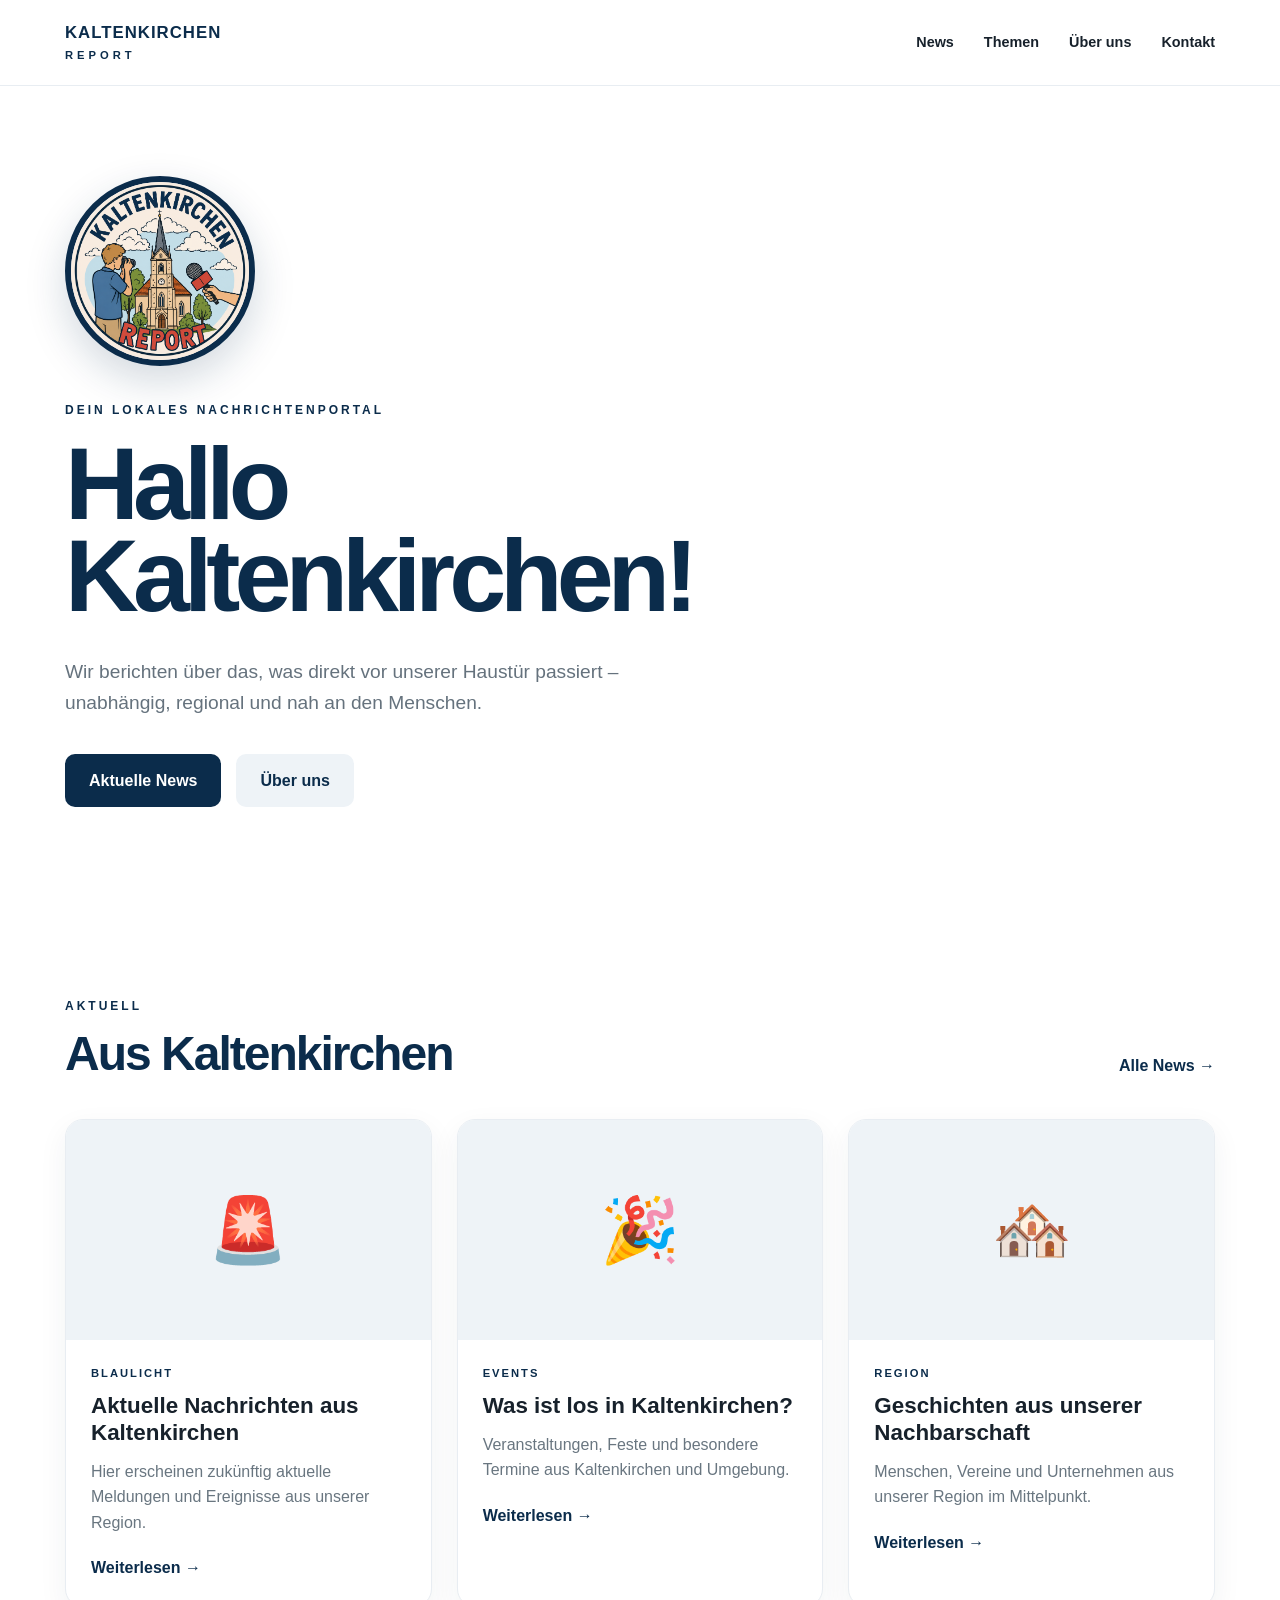
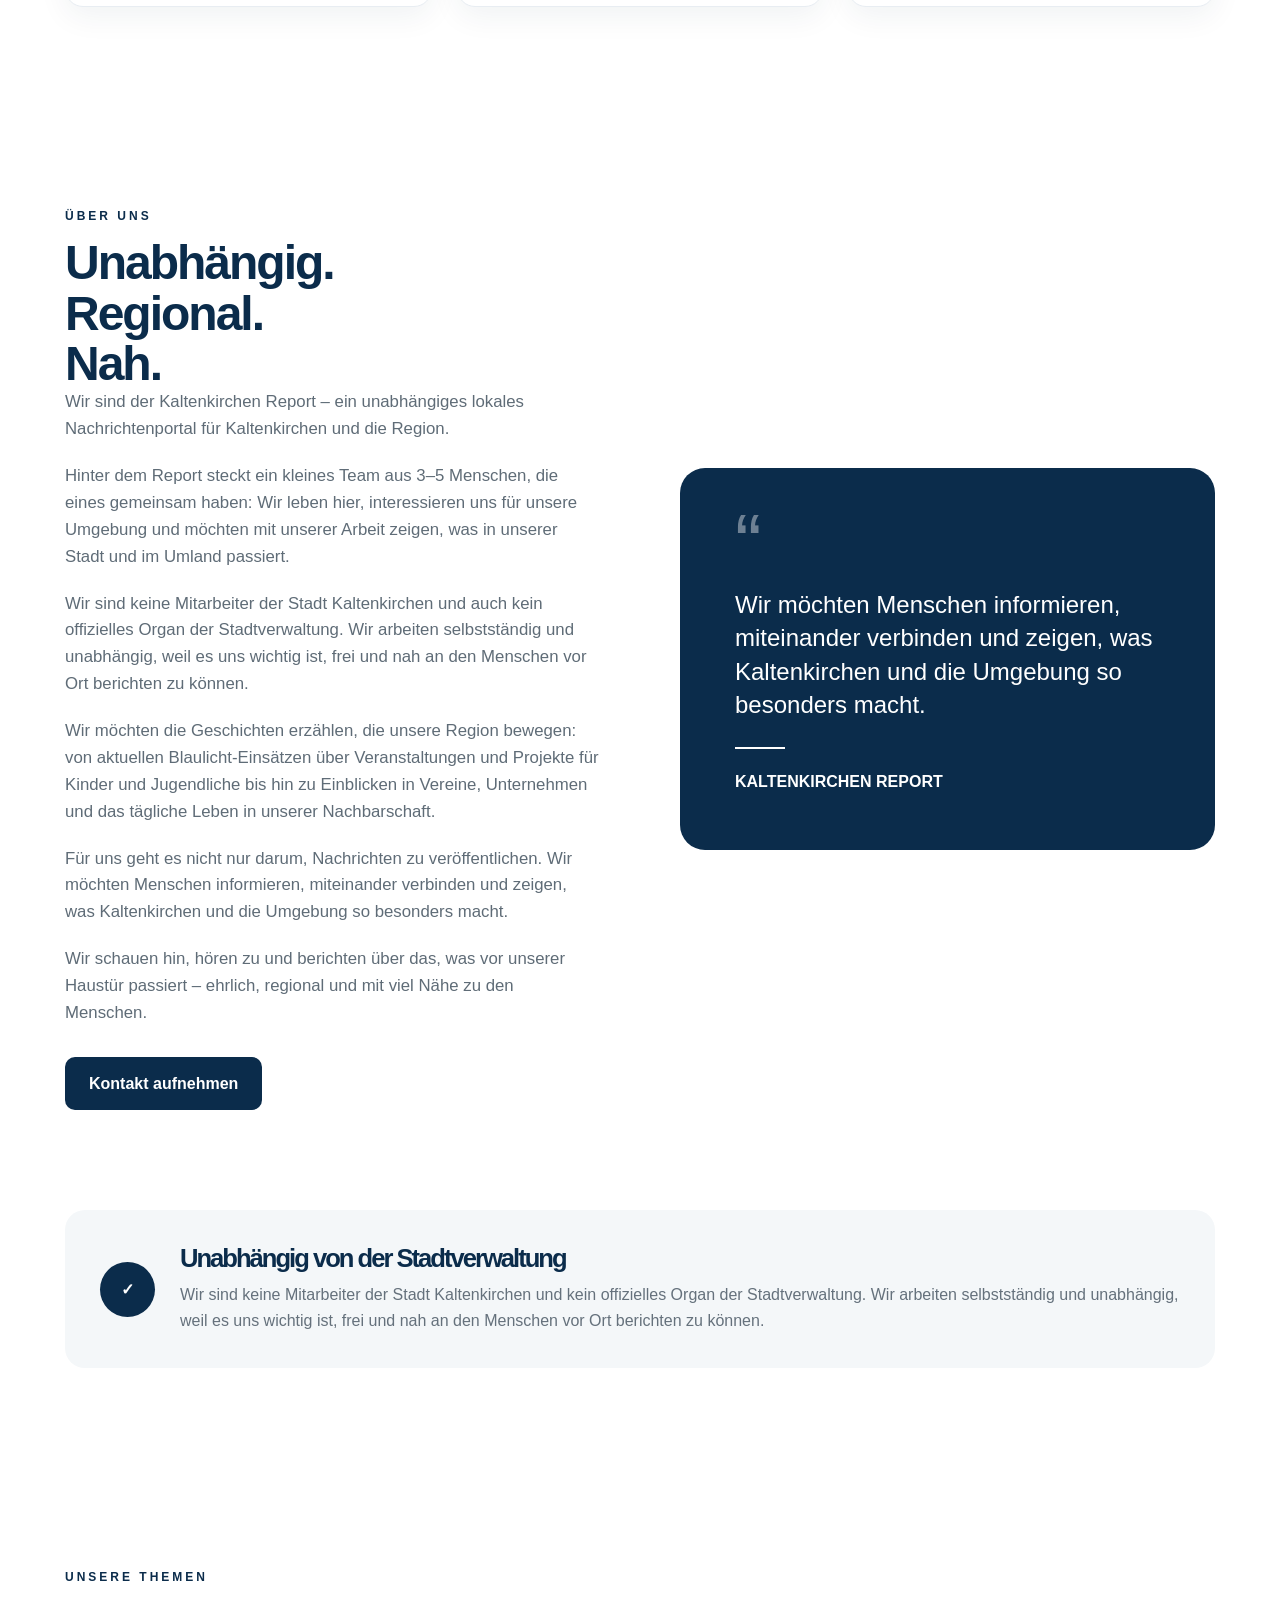
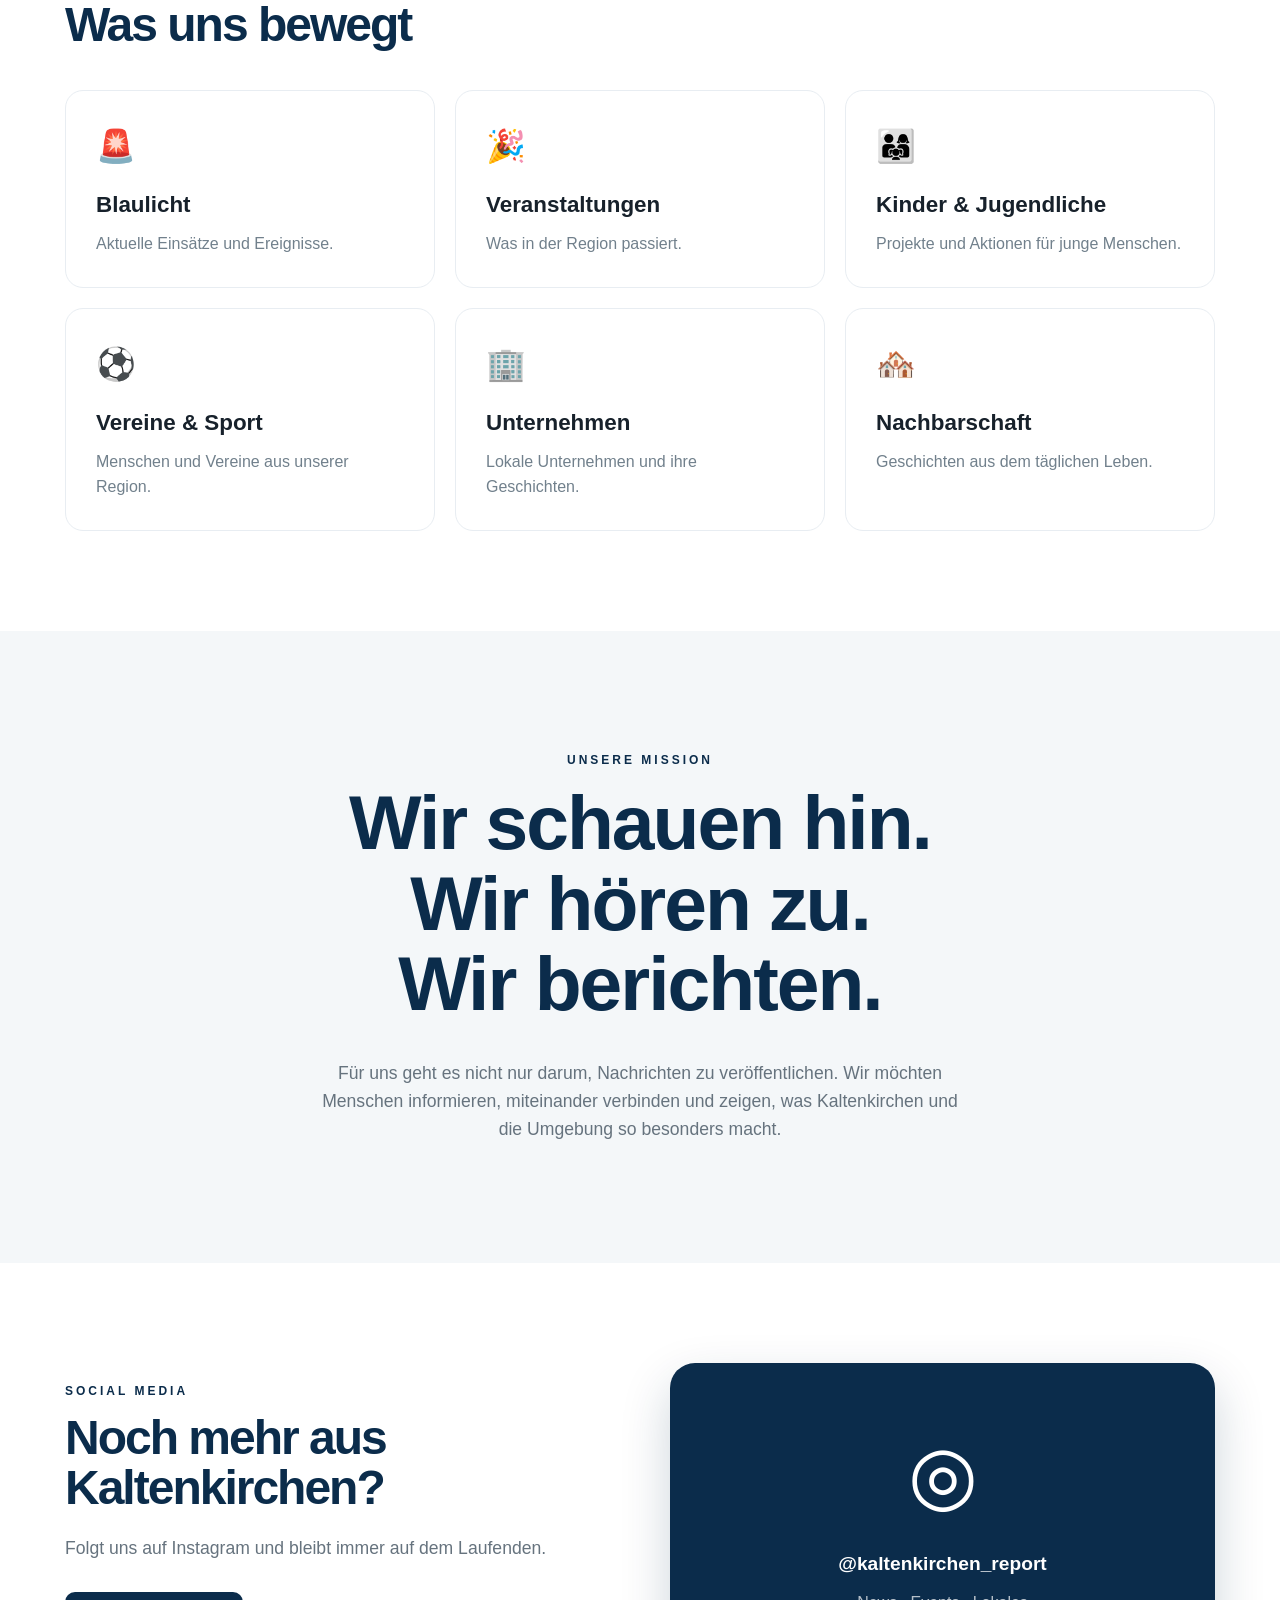
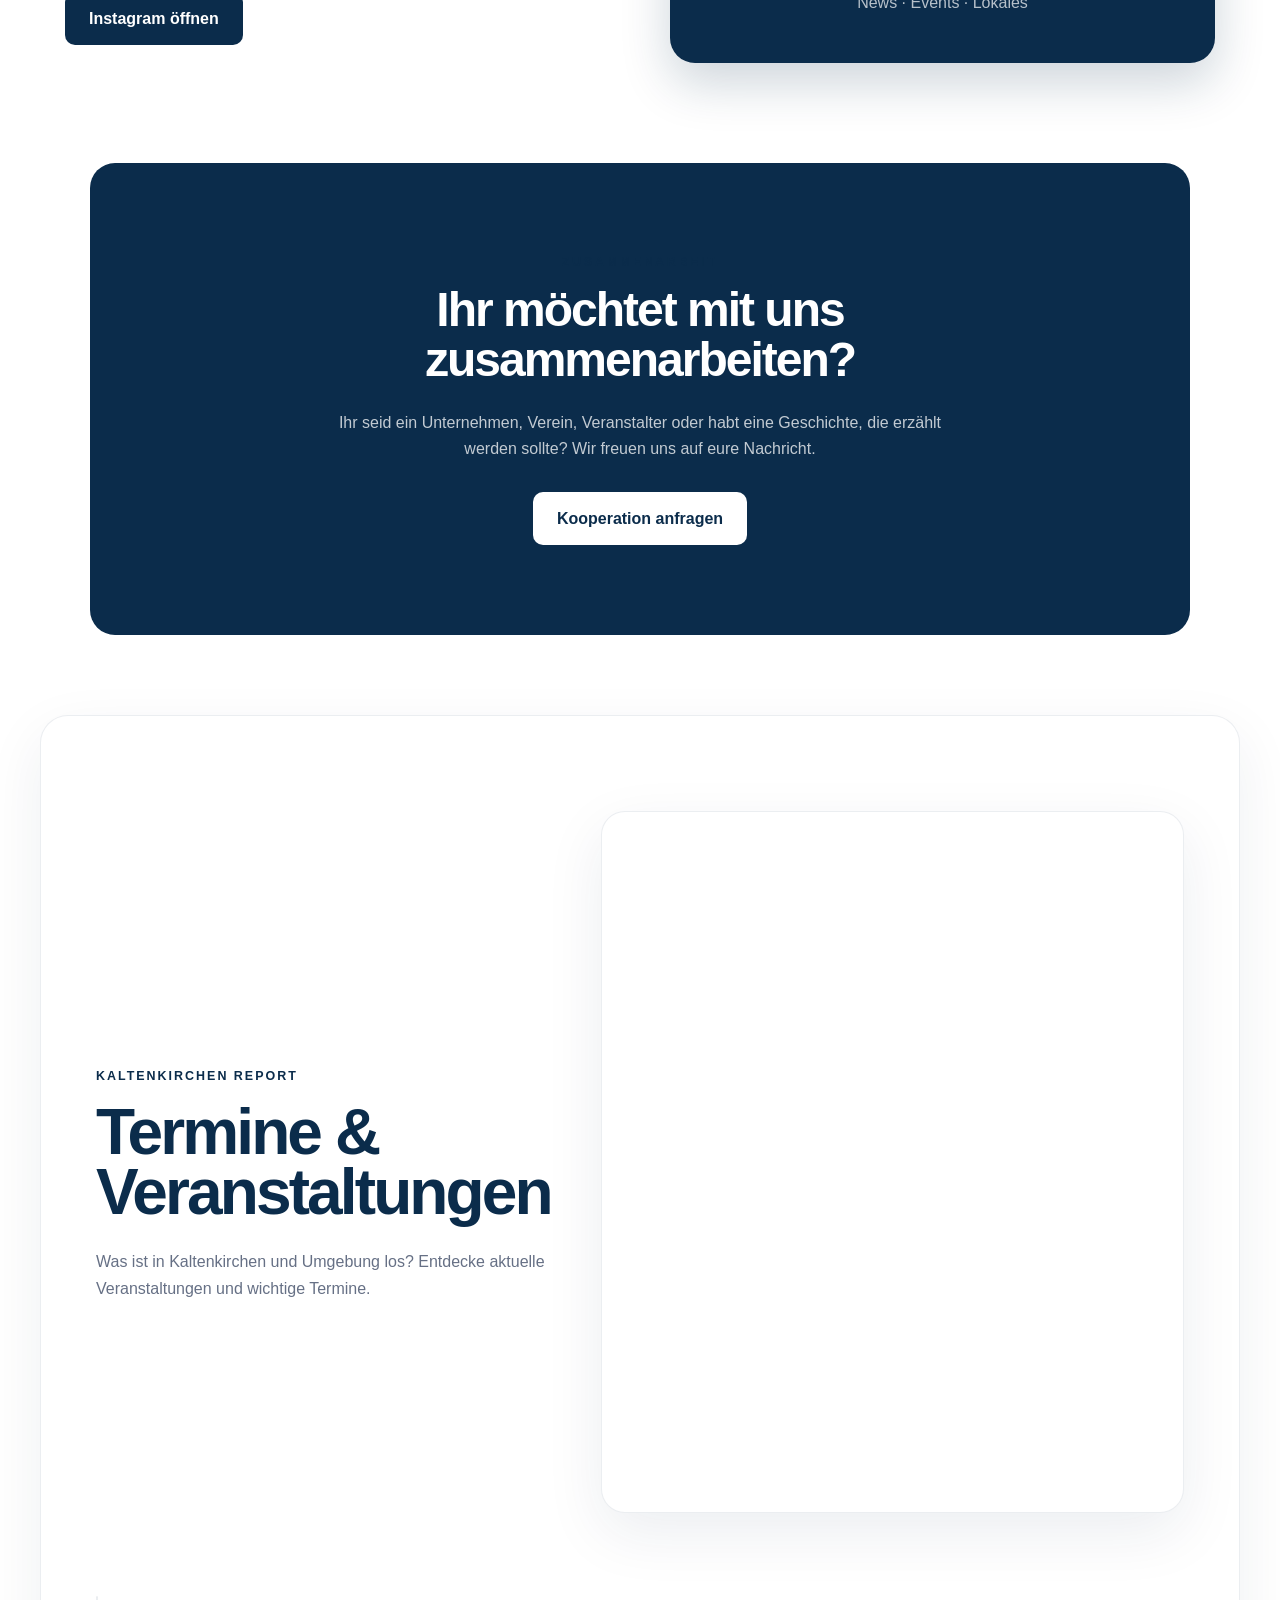
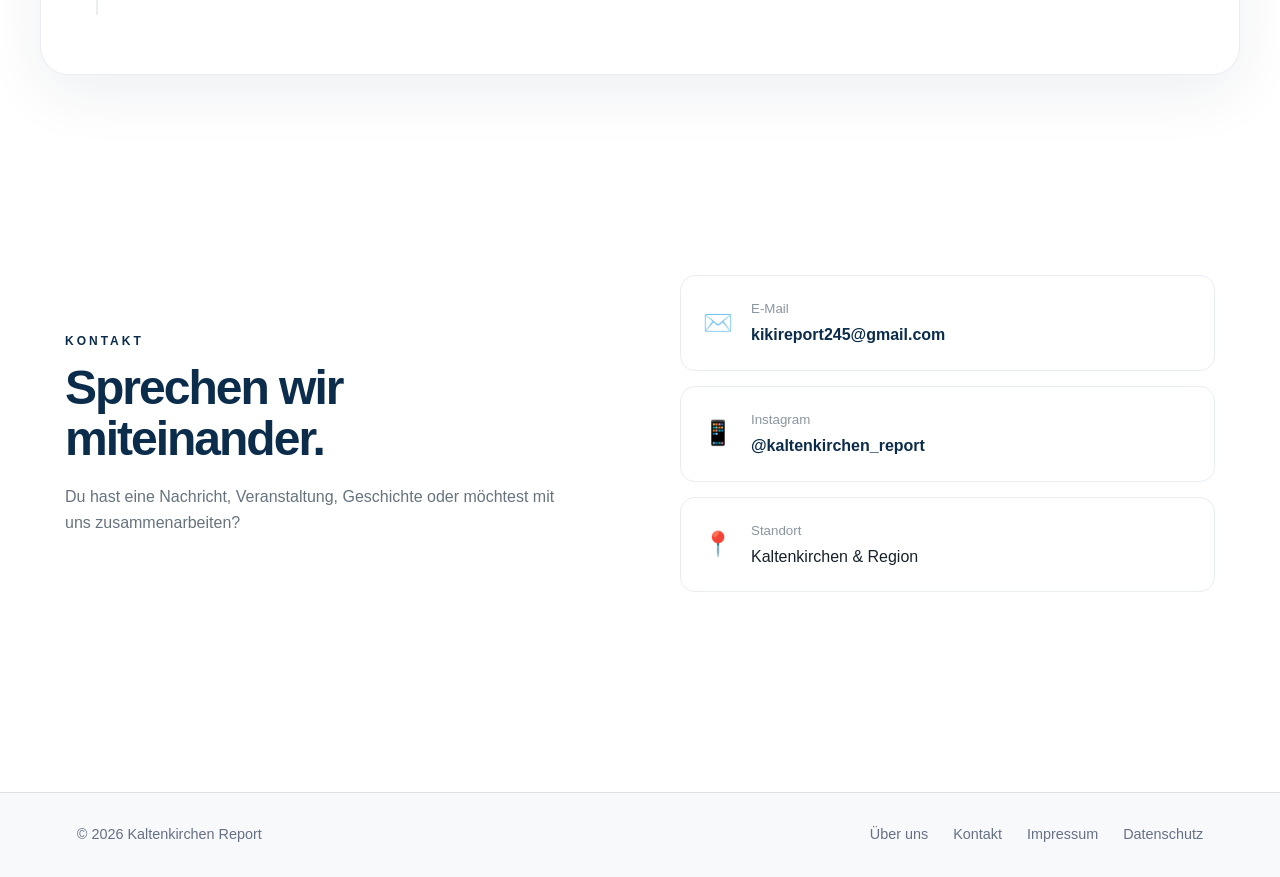
<file: index.html>
<!DOCTYPE html>
<html lang="de">

<head>

    <meta charset="UTF-8">

    <meta name="viewport" content="width=device-width, initial-scale=1.0">

    <title>Kaltenkirchen Report | News aus Kaltenkirchen</title>

    <meta
        name="description"
        content="Kaltenkirchen Report – unabhängiges lokales Nachrichtenportal für Kaltenkirchen und die Region."
    >

    <link rel="stylesheet" href="Kaltenkirchen_report.css">

</head>


<body>


    <!-- =====================================
         NAVIGATION
         ===================================== -->

    <header class="navbar">

        <div class="nav-container">


            <a href="index.html" class="logo">

                KALTENKIRCHEN

                <span>REPORT</span>

            </a>


            <nav>

                <a href="#news">
                    News
                </a>

                <a href="#themen">
                    Themen
                </a>

                <a href="#ueber-uns">
                    Über uns
                </a>

                <a href="#kontakt">
                    Kontakt
                </a>

            </nav>

        </div>

    </header>



    <!-- =====================================
         HAUPTINHALT
         ===================================== -->

    <main>



        <!-- =====================================
             HERO
             ===================================== -->

        <section class="hero">


            <!-- LINKER BEREICH -->

            <div class="hero-content">
<div class="hero-image">

                <img
                    src="Logo.png"
                    alt="Kaltenkirchen Report"
                >

            </div>

                <p class="hero-label">
                    DEIN LOKALES NACHRICHTENPORTAL
                </p>


                <h1>
                    Hallo<br>
                    Kaltenkirchen!
                </h1>


                <p class="hero-text">

                    Wir berichten über das, was direkt vor unserer
                    Haustür passiert – unabhängig, regional und nah
                    an den Menschen.

                </p>


                <div class="hero-buttons">


                    <a
                        href="#news"
                        class="button"
                    >
                        Aktuelle News
                    </a>


                    <a
                        href="#ueber-uns"
                        class="button button-light"
                    >
                        Über uns
                    </a>


                </div>


            </div>


        </section>



        <!-- =====================================
             NEWS
             ===================================== -->

        <section
            id="news"
            class="section"
        >


            <div class="section-heading">


                <div>

                    <p class="section-label">
                        AKTUELL
                    </p>

                    <h2>
                        Aus Kaltenkirchen
                    </h2>

                </div>


                <a
                    href="#"
                    class="text-link"
                >
                    Alle News →
                </a>


            </div>



            <div class="news-grid">


                <!-- NEWS 1 -->

                <article class="news-card">


                    <div class="news-image">

                        🚨

                    </div>


                    <div class="news-content">


                        <p class="category">
                            BLAULICHT
                        </p>


                        <h3>
                            Aktuelle Nachrichten aus Kaltenkirchen
                        </h3>


                        <p>
                            Hier erscheinen zukünftig aktuelle
                            Meldungen und Ereignisse aus unserer Region.
                        </p>


                        <a
                            href="#"
                            class="text-link"
                        >
                            Weiterlesen →
                        </a>


                    </div>


                </article>



                <!-- NEWS 2 -->

                <article class="news-card">


                    <div class="news-image">

                        🎉

                    </div>


                    <div class="news-content">


                        <p class="category">
                            EVENTS
                        </p>


                        <h3>
                            Was ist los in Kaltenkirchen?
                        </h3>


                        <p>
                            Veranstaltungen, Feste und besondere
                            Termine aus Kaltenkirchen und Umgebung.
                        </p>


                        <a
                            href="#"
                            class="text-link"
                        >
                            Weiterlesen →
                        </a>


                    </div>


                </article>



                <!-- NEWS 3 -->

                <article class="news-card">


                    <div class="news-image">

                        🏘️

                    </div>


                    <div class="news-content">


                        <p class="category">
                            REGION
                        </p>


                        <h3>
                            Geschichten aus unserer Nachbarschaft
                        </h3>


                        <p>
                            Menschen, Vereine und Unternehmen aus
                            unserer Region im Mittelpunkt.
                        </p>


                        <a
                            href="#"
                            class="text-link"
                        >
                            Weiterlesen →
                        </a>


                    </div>


                </article>


            </div>


        </section>



        <!-- =====================================
             ÜBER UNS
             ===================================== -->

        <section
            id="ueber-uns"
            class="about-section"
        >


            <div class="about-content">


                <p class="section-label">
                    ÜBER UNS
                </p>


                <h2>
                    Unabhängig.<br>
                    Regional.<br>
                    Nah.
                </h2>


                <p>

                    Wir sind der Kaltenkirchen Report – ein unabhängiges
                    lokales Nachrichtenportal für Kaltenkirchen und die Region.

                </p>


                <p>

                    Hinter dem Report steckt ein kleines Team aus 3–5 Menschen,
                    die eines gemeinsam haben: Wir leben hier, interessieren uns
                    für unsere Umgebung und möchten mit unserer Arbeit zeigen,
                    was in unserer Stadt und im Umland passiert.

                </p>


                <p>

                    Wir sind keine Mitarbeiter der Stadt Kaltenkirchen und auch
                    kein offizielles Organ der Stadtverwaltung. Wir arbeiten
                    selbstständig und unabhängig, weil es uns wichtig ist,
                    frei und nah an den Menschen vor Ort berichten zu können.

                </p>


                <p>

                    Wir möchten die Geschichten erzählen, die unsere Region
                    bewegen: von aktuellen Blaulicht-Einsätzen über
                    Veranstaltungen und Projekte für Kinder und Jugendliche
                    bis hin zu Einblicken in Vereine, Unternehmen und das
                    tägliche Leben in unserer Nachbarschaft.

                </p>


                <p>

                    Für uns geht es nicht nur darum, Nachrichten zu
                    veröffentlichen. Wir möchten Menschen informieren,
                    miteinander verbinden und zeigen, was Kaltenkirchen
                    und die Umgebung so besonders macht.

                </p>


                <p>

                    Wir schauen hin, hören zu und berichten über das,
                    was vor unserer Haustür passiert – ehrlich, regional
                    und mit viel Nähe zu den Menschen.

                </p>


                <a
                    href="#kontakt"
                    class="button"
                >
                    Kontakt aufnehmen
                </a>


            </div>



            <div class="about-highlight">


                <span class="quote-mark">
                    “
                </span>


                <p>

                    Wir möchten Menschen informieren,
                    miteinander verbinden und zeigen,
                    was Kaltenkirchen und die Umgebung
                    so besonders macht.

                </p>


                <div class="quote-line"></div>


                <strong>
                    KALTENKIRCHEN REPORT
                </strong>


            </div>


        </section>



        <!-- =====================================
             UNABHÄNGIGKEIT
             ===================================== -->

        <section class="independent-section">


            <div class="independent-card">


                <div class="independent-icon">
                    ✓
                </div>


                <div>


                    <h2>
                        Unabhängig von der Stadtverwaltung
                    </h2>


                    <p>

                        Wir sind keine Mitarbeiter der Stadt Kaltenkirchen
                        und kein offizielles Organ der Stadtverwaltung.
                        Wir arbeiten selbstständig und unabhängig, weil
                        es uns wichtig ist, frei und nah an den Menschen
                        vor Ort berichten zu können.

                    </p>


                </div>


            </div>


        </section>



        <!-- =====================================
             THEMEN
             ===================================== -->

        <section
            id="themen"
            class="section"
        >


            <div class="section-heading">


                <div>

                    <p class="section-label">
                        UNSERE THEMEN
                    </p>

                    <h2>
                        Was uns bewegt
                    </h2>

                </div>


            </div>



            <div class="topics-grid">


                <a
                    href="#"
                    class="topic-card"
                >

                    <span>
                        🚨
                    </span>

                    <h3>
                        Blaulicht
                    </h3>

                    <p>
                        Aktuelle Einsätze und Ereignisse.
                    </p>

                </a>



                <a
                    href="#"
                    class="topic-card"
                >

                    <span>
                        🎉
                    </span>

                    <h3>
                        Veranstaltungen
                    </h3>

                    <p>
                        Was in der Region passiert.
                    </p>

                </a>



                <a
                    href="#"
                    class="topic-card"
                >

                    <span>
                        👨‍👩‍👧
                    </span>

                    <h3>
                        Kinder & Jugendliche
                    </h3>

                    <p>
                        Projekte und Aktionen für junge Menschen.
                    </p>

                </a>



                <a
                    href="#"
                    class="topic-card"
                >

                    <span>
                        ⚽
                    </span>

                    <h3>
                        Vereine & Sport
                    </h3>

                    <p>
                        Menschen und Vereine aus unserer Region.
                    </p>

                </a>



                <a
                    href="#"
                    class="topic-card"
                >

                    <span>
                        🏢
                    </span>

                    <h3>
                        Unternehmen
                    </h3>

                    <p>
                        Lokale Unternehmen und ihre Geschichten.
                    </p>

                </a>



                <a
                    href="#"
                    class="topic-card"
                >

                    <span>
                        🏘️
                    </span>

                    <h3>
                        Nachbarschaft
                    </h3>

                    <p>
                        Geschichten aus dem täglichen Leben.
                    </p>

                </a>


            </div>


        </section>



        <!-- =====================================
             MISSION
             ===================================== -->

        <section class="mission-section">


            <p class="section-label">
                UNSERE MISSION
            </p>


            <h2>

                Wir schauen hin.<br>
                Wir hören zu.<br>
                Wir berichten.

            </h2>


            <p>

                Für uns geht es nicht nur darum, Nachrichten zu veröffentlichen.
                Wir möchten Menschen informieren, miteinander verbinden und
                zeigen, was Kaltenkirchen und die Umgebung so besonders macht.

            </p>


        </section>



        <!-- =====================================
             INSTAGRAM
             ===================================== -->

        <section class="instagram-section">


            <div>


                <p class="section-label">
                    SOCIAL MEDIA
                </p>


                <h2>

                    Noch mehr aus<br>
                    Kaltenkirchen?

                </h2>


                <p>

                    Folgt uns auf Instagram und bleibt
                    immer auf dem Laufenden.

                </p>


                <a
                    href="https://www.instagram.com/kaltenkirchen_report/"
                    target="_blank"
                    class="button"
                >
                    Instagram öffnen
                </a>


            </div>



            <div class="instagram-card">


                <div class="instagram-logo">
                    ◎
                </div>


                <strong>
                    @kaltenkirchen_report
                </strong>


                <p>
                    News · Events · Lokales
                </p>


            </div>


        </section>



        <!-- =====================================
             KOOPERATION
             ===================================== -->

        <section class="cooperation-section">


            <p class="section-label">
                ZUSAMMENARBEIT
            </p>


            <h2>

                Ihr möchtet mit uns
                zusammenarbeiten?

            </h2>


            <p>

                Ihr seid ein Unternehmen, Verein, Veranstalter
                oder habt eine Geschichte, die erzählt werden sollte?
                Wir freuen uns auf eure Nachricht.

            </p>


            <a
                href="#kontakt"
                class="button"
            >
                Kooperation anfragen
            </a>


        </section>

<!-- =====================================
     Kalender / Termine
===================================== -->

<section class="calendar-section">

    <div class="calendar-header">

        <div>
            <span class="section-kicker">KALTENKIRCHEN REPORT</span>

            <h2>
                Termine &<br>
                Veranstaltungen
            </h2>

            <p>
                Was ist in Kaltenkirchen und Umgebung los?
                Entdecke aktuelle Veranstaltungen und wichtige Termine.
            </p>
        </div>

        <a
            <div class="google-calendar">
    <iframe
        src="https://calendar.google.com/calendar/embed?src=06bf9900ce4c6b9163f921cbab9b6146883cb8df0ff4172ebf00a5e8028ef46d%40group.calendar.google.com&ctz=Europe%2FBerlin"
        frameborder="0"
        scrolling="no"
        title="Kaltenkirchen Report Veranstaltungskalender">
    </iframe>
</div>

        </a>

    </div>

</section>


        <!-- =====================================
             KONTAKT
             ===================================== -->

        <section
            id="kontakt"
            class="contact-section"
        >


            <div>


                <p class="section-label">
                    KONTAKT
                </p>


                <h2>

                    Sprechen wir<br>
                    miteinander.

                </h2>


                <p>

                    Du hast eine Nachricht, Veranstaltung,
                    Geschichte oder möchtest mit uns
                    zusammenarbeiten?

                </p>


            </div>



            <div class="contact-card">


                <div class="contact-item">


                    <span>
                        ✉️
                    </span>


                    <div>

                        <small>
                            E-Mail
                        </small>


                        <a href="mailto:kikireport245@gmail.com">

                            kikireport245@gmail.com

                        </a>

                    </div>


                </div>



                <div class="contact-item">


                    <span>
                        📱
                    </span>


                    <div>

                        <small>
                            Instagram
                        </small>


                        <a
                            href="https://www.instagram.com/kaltenkirchen_report/"
                            target="_blank"
                        >

                            @kaltenkirchen_report

                        </a>

                    </div>


                </div>



                <div class="contact-item">


                    <span>
                        📍
                    </span>


                    <div>

                        <small>
                            Standort
                        </small>


                        <p>
                            Kaltenkirchen & Region
                        </p>

                    </div>


                </div>


            </div>


        </section>


    </main>



    <!-- =====================================
         FOOTER
         ===================================== -->

    

<footer>
    <div class="footer-content">

        <p>
            © 2026 Kaltenkirchen Report
        </p>

        <div class="footer-links">
            <a href="ueber-uns.html">Über uns</a>
            <a href="kontakt.html">Kontakt</a>
            <a href="impressum.html">Impressum</a>
            <a href="datenschutz.html">Datenschutz</a>
        </div>

    </div>
</footer>
</body>

</html>
</file>
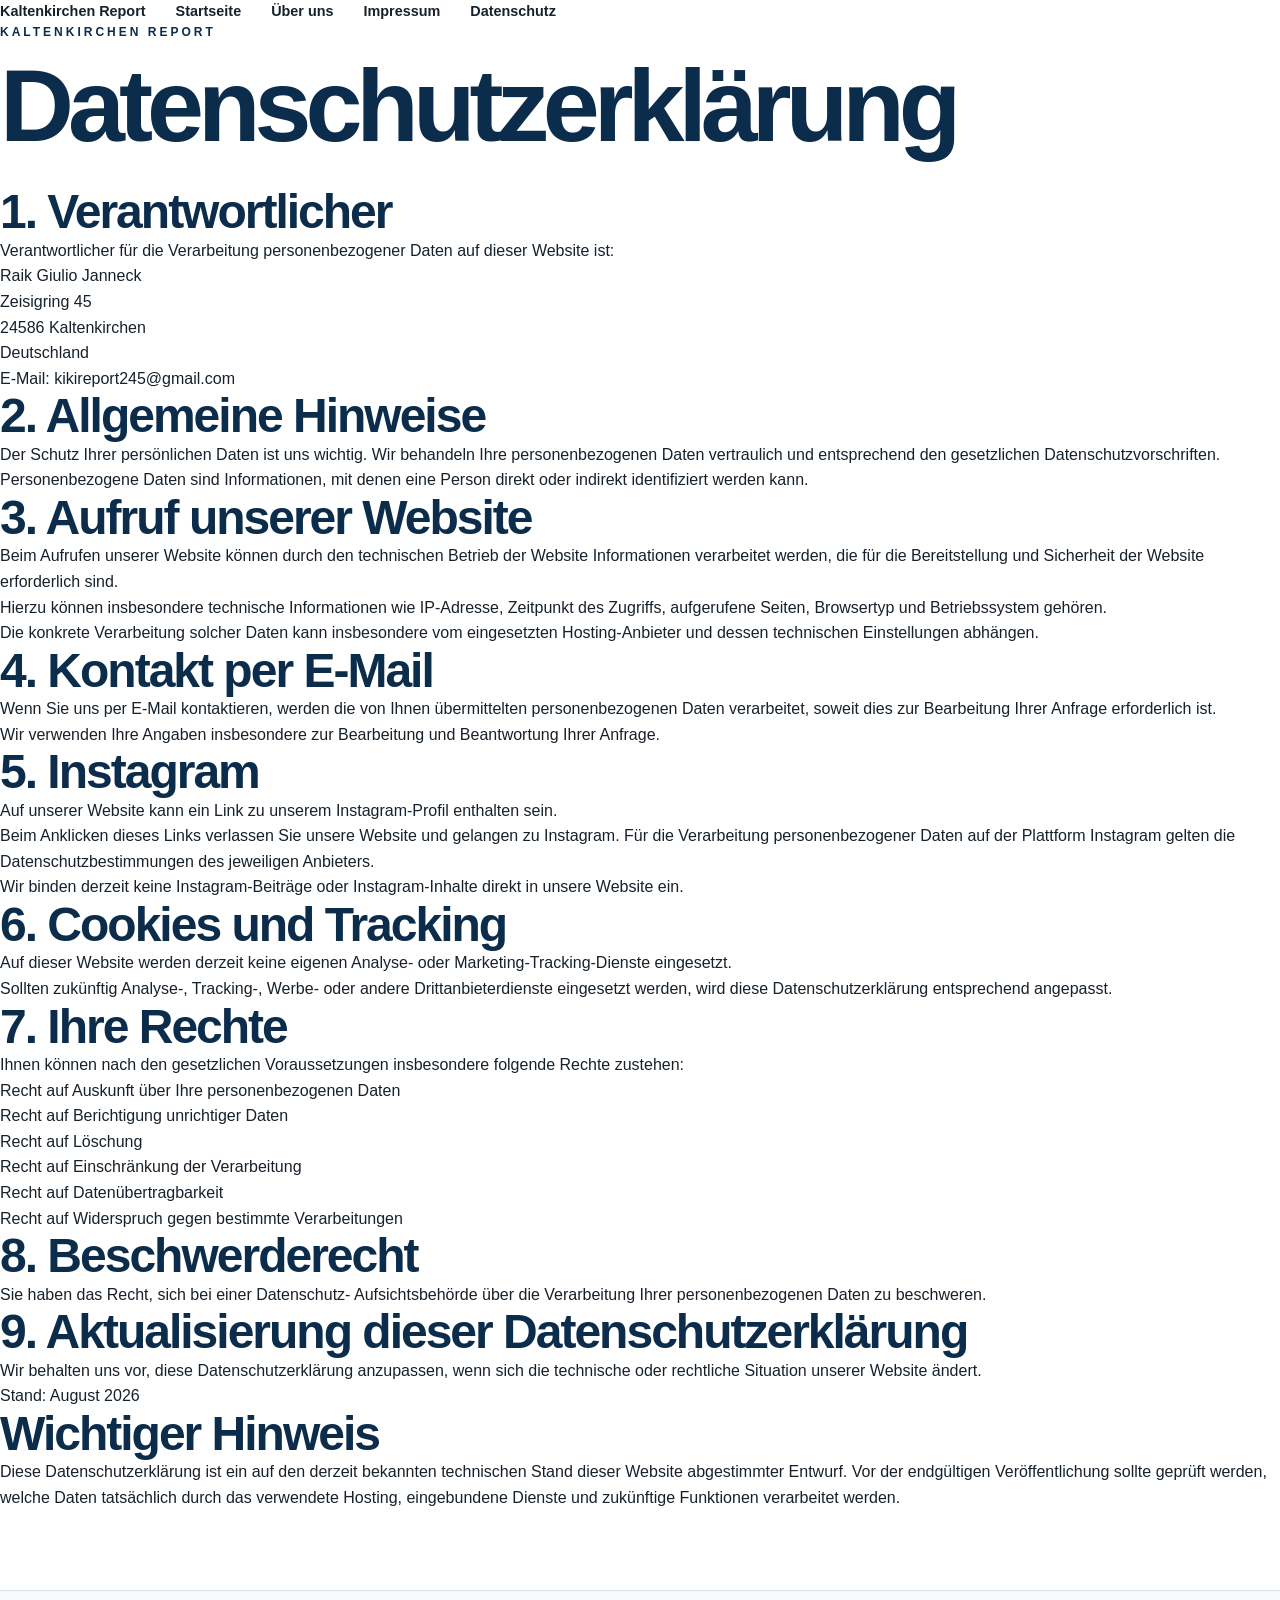
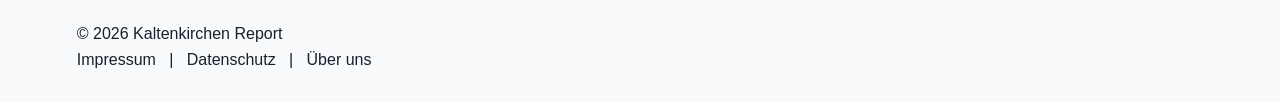
<file: datenschutz.html>
<!DOCTYPE html>
<html lang="de">

<head>

    <meta charset="UTF-8">

    <meta name="viewport" content="width=device-width, initial-scale=1.0">

    <title>Datenschutz | Kaltenkirchen Report</title>

    <meta
        name="description"
        content="Datenschutzerklärung des Kaltenkirchen Report."
    >

    <link rel="stylesheet" href="Kaltenkirchen_report.css">

</head>


<body>

    <header>

        <nav>

            <a href="index.html">
                Kaltenkirchen Report
            </a>

            <a href="index.html">
                Startseite
            </a>

            <a href="ueber-uns.html">
                Über uns
            </a>

            <a href="impressum.html">
                Impressum
            </a>

            <a href="datenschutz.html">
                Datenschutz
            </a>

        </nav>

    </header>


    <main>

        <section class="legal-page">

            <p class="hero-label">
                KALTENKIRCHEN REPORT
            </p>

            <h1>
                Datenschutzerklärung
            </h1>


            <h2>1. Verantwortlicher</h2>

            <p>
                Verantwortlicher für die Verarbeitung personenbezogener
                Daten auf dieser Website ist:
            </p>

            <p>
                Raik Giulio Janneck<br>
                Zeisigring 45<br>
                24586 Kaltenkirchen<br>
                Deutschland
            </p>

            <p>
                E-Mail:
                <a href="mailto:kikireport245@gmail.com">
                    kikireport245@gmail.com
                </a>
            </p>


            <h2>2. Allgemeine Hinweise</h2>

            <p>
                Der Schutz Ihrer persönlichen Daten ist uns wichtig.
                Wir behandeln Ihre personenbezogenen Daten vertraulich
                und entsprechend den gesetzlichen Datenschutzvorschriften.
            </p>

            <p>
                Personenbezogene Daten sind Informationen, mit denen eine
                Person direkt oder indirekt identifiziert werden kann.
            </p>


            <h2>3. Aufruf unserer Website</h2>

            <p>
                Beim Aufrufen unserer Website können durch den technischen
                Betrieb der Website Informationen verarbeitet werden, die
                für die Bereitstellung und Sicherheit der Website erforderlich
                sind.
            </p>

            <p>
                Hierzu können insbesondere technische Informationen wie
                IP-Adresse, Zeitpunkt des Zugriffs, aufgerufene Seiten,
                Browsertyp und Betriebssystem gehören.
            </p>

            <p>
                Die konkrete Verarbeitung solcher Daten kann insbesondere
                vom eingesetzten Hosting-Anbieter und dessen technischen
                Einstellungen abhängen.
            </p>


            <h2>4. Kontakt per E-Mail</h2>

            <p>
                Wenn Sie uns per E-Mail kontaktieren, werden die von Ihnen
                übermittelten personenbezogenen Daten verarbeitet, soweit
                dies zur Bearbeitung Ihrer Anfrage erforderlich ist.
            </p>

            <p>
                Wir verwenden Ihre Angaben insbesondere zur Bearbeitung
                und Beantwortung Ihrer Anfrage.
            </p>


            <h2>5. Instagram</h2>

            <p>
                Auf unserer Website kann ein Link zu unserem Instagram-Profil
                enthalten sein.
            </p>

            <p>
                Beim Anklicken dieses Links verlassen Sie unsere Website
                und gelangen zu Instagram. Für die Verarbeitung
                personenbezogener Daten auf der Plattform Instagram gelten
                die Datenschutzbestimmungen des jeweiligen Anbieters.
            </p>

            <p>
                Wir binden derzeit keine Instagram-Beiträge oder
                Instagram-Inhalte direkt in unsere Website ein.
            </p>


            <h2>6. Cookies und Tracking</h2>

            <p>
                Auf dieser Website werden derzeit keine eigenen Analyse-
                oder Marketing-Tracking-Dienste eingesetzt.
            </p>

            <p>
                Sollten zukünftig Analyse-, Tracking-, Werbe- oder andere
                Drittanbieterdienste eingesetzt werden, wird diese
                Datenschutzerklärung entsprechend angepasst.
            </p>


            <h2>7. Ihre Rechte</h2>

            <p>
                Ihnen können nach den gesetzlichen Voraussetzungen
                insbesondere folgende Rechte zustehen:
            </p>

            <ul>

                <li>
                    Recht auf Auskunft über Ihre personenbezogenen Daten
                </li>

                <li>
                    Recht auf Berichtigung unrichtiger Daten
                </li>

                <li>
                    Recht auf Löschung
                </li>

                <li>
                    Recht auf Einschränkung der Verarbeitung
                </li>

                <li>
                    Recht auf Datenübertragbarkeit
                </li>

                <li>
                    Recht auf Widerspruch gegen bestimmte Verarbeitungen
                </li>

            </ul>


            <h2>8. Beschwerderecht</h2>

            <p>
                Sie haben das Recht, sich bei einer Datenschutz-
                Aufsichtsbehörde über die Verarbeitung Ihrer
                personenbezogenen Daten zu beschweren.
            </p>


            <h2>9. Aktualisierung dieser Datenschutzerklärung</h2>

            <p>
                Wir behalten uns vor, diese Datenschutzerklärung
                anzupassen, wenn sich die technische oder rechtliche
                Situation unserer Website ändert.
            </p>

            <p>
                Stand: August 2026
            </p>


            <h2>Wichtiger Hinweis</h2>

            <p>
                Diese Datenschutzerklärung ist ein auf den derzeit
                bekannten technischen Stand dieser Website abgestimmter
                Entwurf. Vor der endgültigen Veröffentlichung sollte
                geprüft werden, welche Daten tatsächlich durch das
                verwendete Hosting, eingebundene Dienste und zukünftige
                Funktionen verarbeitet werden.
            </p>

        </section>

    </main>


    <footer>

        <p>
            © 2026 Kaltenkirchen Report
        </p>

        <p>

            <a href="impressum.html">
                Impressum
            </a>

            &nbsp; | &nbsp;

            <a href="datenschutz.html">
                Datenschutz
            </a>

            &nbsp; | &nbsp;

            <a href="ueber-uns.html">
                Über uns
            </a>

        </p>

    </footer>

</body>

</html>
</file>
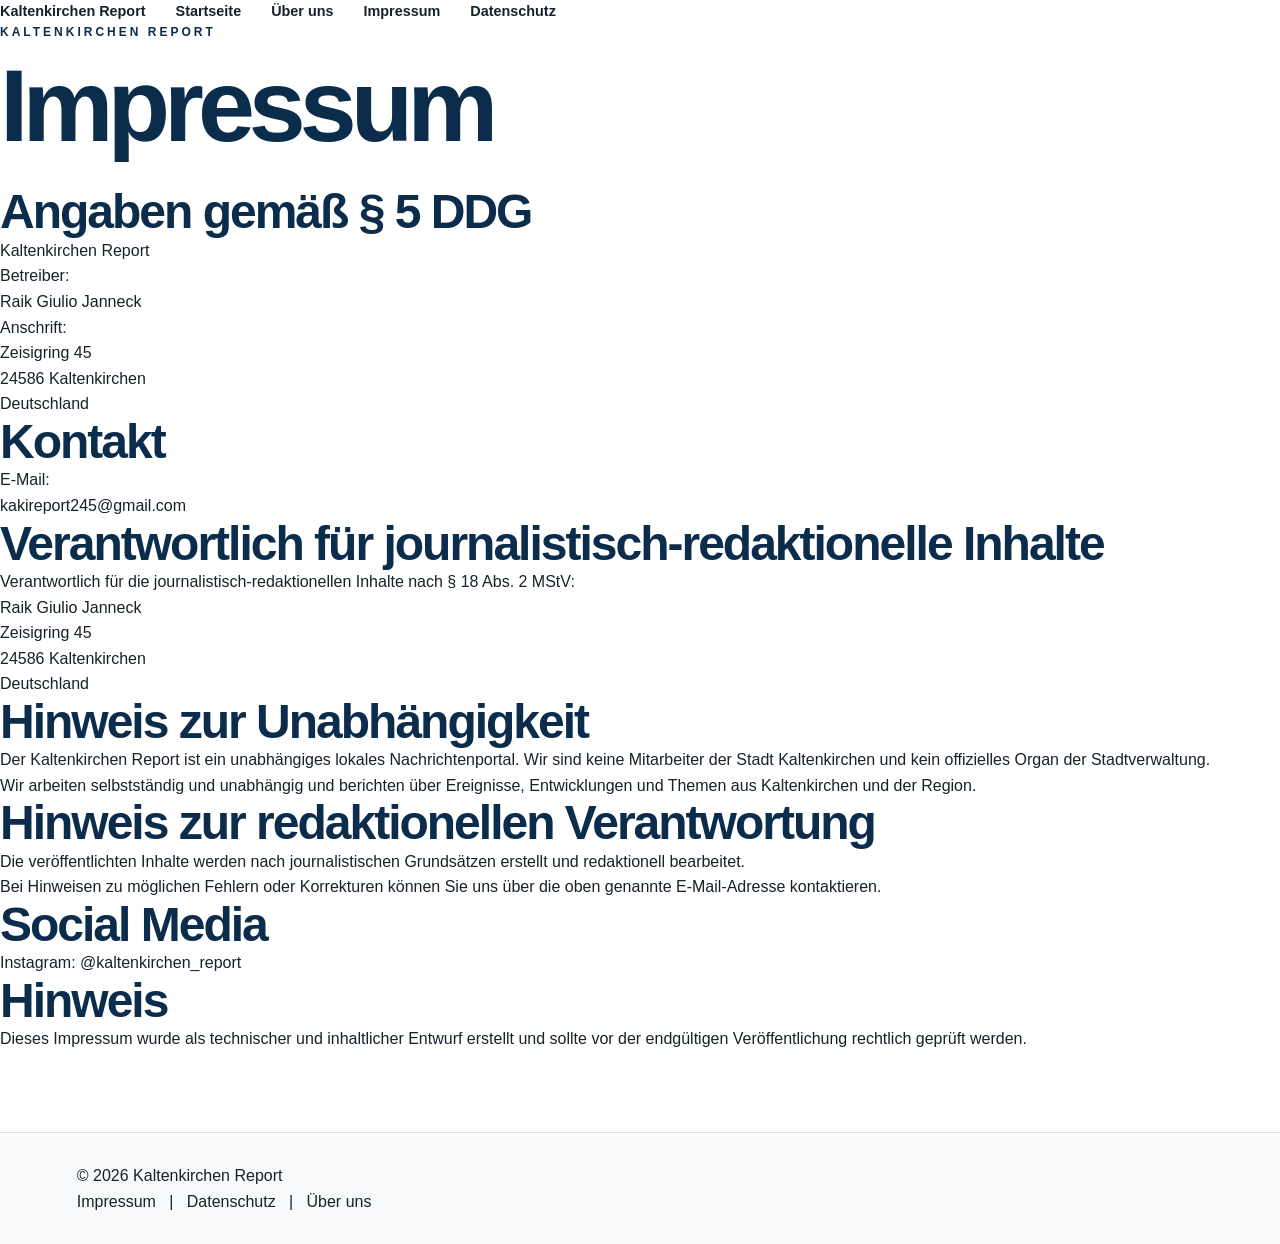
<file: impressum.html>
<!DOCTYPE html>
<html lang="de">

<head>
    <meta charset="UTF-8">

    <meta name="viewport" content="width=device-width, initial-scale=1.0">

    <title>Impressum | Kaltenkirchen Report</title>

    <meta
        name="description"
        content="Impressum des Kaltenkirchen Report – unabhängiges lokales Nachrichtenportal für Kaltenkirchen und die Region."
    >

    <link rel="stylesheet" href="Kaltenkirchen_report.css">
</head>

<body>

    <header>
        <nav>
            <a href="index.html">Kaltenkirchen Report</a>

            <a href="index.html">Startseite</a>
            <a href="ueber-uns.html">Über uns</a>
            <a href="impressum.html">Impressum</a>
            <a href="datenschutz.html">Datenschutz</a>
        </nav>
    </header>


    <main>

        <section class="legal-page">

            <p class="hero-label">KALTENKIRCHEN REPORT</p>

            <h1>Impressum</h1>

            <h2>Angaben gemäß § 5 DDG</h2>

            <p>
                Kaltenkirchen Report
            </p>

            <p>
                Betreiber:<br>
                Raik Giulio Janneck
            </p>

            <p>
                Anschrift:<br>
                Zeisigring 45<br>
                24586 Kaltenkirchen<br>
                Deutschland
            </p>

            <h2>Kontakt</h2>

            <p>
                E-Mail:<br>
                <a href="mailto:kikireport245@gmail.com">
                    kakireport245@gmail.com
                </a>
            </p>


            <h2>Verantwortlich für journalistisch-redaktionelle Inhalte</h2>

            <p>
                Verantwortlich für die journalistisch-redaktionellen Inhalte
                nach § 18 Abs. 2 MStV:
            </p>

            <p>
                Raik Giulio Janneck<br>
                Zeisigring 45<br>
                24586 Kaltenkirchen<br>
                Deutschland
            </p>


            <h2>Hinweis zur Unabhängigkeit</h2>

            <p>
                Der Kaltenkirchen Report ist ein unabhängiges lokales
                Nachrichtenportal. Wir sind keine Mitarbeiter der Stadt
                Kaltenkirchen und kein offizielles Organ der Stadtverwaltung.
            </p>

            <p>
                Wir arbeiten selbstständig und unabhängig und berichten
                über Ereignisse, Entwicklungen und Themen aus Kaltenkirchen
                und der Region.
            </p>


            <h2>Hinweis zur redaktionellen Verantwortung</h2>

            <p>
                Die veröffentlichten Inhalte werden nach journalistischen
                Grundsätzen erstellt und redaktionell bearbeitet.
            </p>

            <p>
                Bei Hinweisen zu möglichen Fehlern oder Korrekturen können
                Sie uns über die oben genannte E-Mail-Adresse kontaktieren.
            </p>


            <h2>Social Media</h2>

            <p>
                Instagram:
                <a
                    href="https://www.instagram.com/kaltenkirchen_report/"
                    target="_blank"
                    rel="noopener noreferrer"
                >
                    @kaltenkirchen_report
                </a>
            </p>


            <h2>Hinweis</h2>

            <p>
                Dieses Impressum wurde als technischer und inhaltlicher
                Entwurf erstellt und sollte vor der endgültigen
                Veröffentlichung rechtlich geprüft werden.
            </p>

        </section>

    </main>


    <footer>

        <p>
            © 2026 Kaltenkirchen Report
        </p>

        <p>
            <a href="impressum.html">Impressum</a>
            &nbsp; | &nbsp;
            <a href="datenschutz.html">Datenschutz</a>
            &nbsp; | &nbsp;
            <a href="ueber-uns.html">Über uns</a>
        </p>

    </footer>

</body>

</html>
</file>
<file: Kaltenkirchen_report.css>
/* ========================================
   KALTENKIRCHEN REPORT
   ======================================== */


/* ========================================
   GRUNDLAGEN
   ======================================== */

* {
    margin: 0;
    padding: 0;
    box-sizing: border-box;
}

html {
    scroll-behavior: smooth;
}

body {
    font-family: Arial, Helvetica, sans-serif;

    background-color: #ffffff;

    color: #17212b;

    line-height: 1.6;
}

a {
    color: inherit;

    text-decoration: none;
}

img {
    max-width: 100%;

    display: block;
}


/* ========================================
   NAVIGATION
   ======================================== */

.navbar {
    position: sticky;

    top: 0;

    z-index: 1000;

    background-color: rgba(255, 255, 255, 0.96);

    border-bottom: 1px solid #e8edf2;

    backdrop-filter: blur(10px);
}

.nav-container {
    max-width: 1200px;

    margin: 0 auto;

    padding: 20px 25px;

    display: flex;

    justify-content: space-between;

    align-items: center;
}

.logo {
    color: #0b2c4b;

    font-size: 1.05rem;

    font-weight: 900;

    letter-spacing: 1px;
}

.logo span {
    display: block;

    font-size: 0.7rem;

    letter-spacing: 4px;
}

nav {
    display: flex;

    gap: 30px;
}

nav a {
    font-size: 0.9rem;

    font-weight: 600;

    transition: 0.2s ease;
}

nav a:hover {
    color: #0b2c4b;

    transform: translateY(-1px);
}


/* ========================================
   HERO
   ======================================== */

.hero {
    max-width: 1200px;

    min-height: 680px;

    margin: 0 auto;

    padding: 90px 25px;

    display: flex;

    justify-content: space-between;

    align-items: center;

    gap: 70px;
}


/* LINKER HERO-BEREICH */

.hero-content {
    flex: 1;

    max-width: 650px;
}

.hero-label {
    color: #0b2c4b;

    font-size: 0.75rem;

    font-weight: 900;

    letter-spacing: 3px;

    margin-bottom: 18px;
}

h1 {
    color: #0b2c4b;

    font-size: clamp(4rem, 8vw, 7.5rem);

    font-weight: 900;

    line-height: 0.9;

    letter-spacing: -6px;

    margin-bottom: 35px;
}

.hero-text {
    max-width: 560px;

    color: #65727d;

    font-size: 1.2rem;

    margin-bottom: 35px;
}

.hero-buttons {
    display: flex;

    gap: 15px;

    flex-wrap: wrap;
}


/* RECHTER HERO-BEREICH */

.hero {
    max-width: 1200px;

    min-height: 680px;

    margin: 0 auto;

    padding: 90px 25px;

    display: flex;

    align-items: center;
}

.hero-content {
    width: 100%;

    max-width: 750px;
}

.hero-image {
    width: 190px;
    height: 190px;

    margin-bottom: 35px;

    border-radius: 50%;

    overflow: hidden;

    background: #ffffff;

    border: 6px solid #0b2c4b;

    box-shadow:
        0 15px 40px rgba(11, 44, 75, 0.18);

    display: flex;

    align-items: center;

    justify-content: center;
}

.hero-image img {
    width: 100%;
    height: 100%;

    object-fit: contain;

    display: block;
}


/* ========================================
   BUTTONS
   ======================================== */

.button {
    display: inline-block;

    padding: 14px 24px;

    border-radius: 10px;

    background-color: #0b2c4b;

    color: #ffffff;

    font-weight: 700;

    transition: 0.2s ease;
}

.button:hover {
    background-color: #123f65;

    transform: translateY(-3px);

    box-shadow:
        0 10px 25px rgba(11, 44, 75, 0.18);
}

.button-light {
    background-color: #eef3f7;

    color: #0b2c4b;
}

.button-light:hover {
    background-color: #dfe8ee;
}


/* ========================================
   ALLGEMEINE SECTIONS
   ======================================== */

.section {
    max-width: 1200px;

    margin: 0 auto;

    padding: 100px 25px;
}

.section-label {
    color: #0b2c4b;

    font-size: 0.75rem;

    font-weight: 900;

    letter-spacing: 3px;

    margin-bottom: 12px;
}

.section-heading {
    display: flex;

    justify-content: space-between;

    align-items: end;

    gap: 30px;

    margin-bottom: 40px;
}

h2 {
    color: #0b2c4b;

    font-size: 3rem;

    line-height: 1.05;

    letter-spacing: -2px;
}

h3 {
    color: #17212b;

    font-size: 1.4rem;

    line-height: 1.2;

    margin-bottom: 12px;
}

.text-link {
    color: #0b2c4b;

    font-weight: 700;
}

.text-link:hover {
    text-decoration: underline;
}


/* ========================================
   NEWS
   ======================================== */

.news-grid {
    display: grid;

    grid-template-columns:
        repeat(3, 1fr);

    gap: 25px;
}

.news-card {
    overflow: hidden;

    background-color: #ffffff;

    border: 1px solid #e8edf2;

    border-radius: 18px;

    box-shadow:
        0 10px 30px rgba(11, 44, 75, 0.06);

    transition: 0.25s ease;
}

.news-card:hover {
    transform: translateY(-6px);

    box-shadow:
        0 20px 40px rgba(11, 44, 75, 0.12);
}

.news-image {
    height: 220px;

    display: flex;

    justify-content: center;

    align-items: center;

    background-color: #eef3f7;

    font-size: 4rem;
}

.news-content {
    padding: 25px;
}

.category {
    color: #0b2c4b;

    font-size: 0.7rem;

    font-weight: 900;

    letter-spacing: 2px;

    margin-bottom: 10px;
}

.news-content p:not(.category) {
    color: #697680;

    margin-bottom: 20px;
}


/* ========================================
   ÜBER UNS
   ======================================== */

.about-section {
    max-width: 1200px;

    margin: 0 auto;

    padding: 100px 25px;

    display: grid;

    grid-template-columns:
        1fr 1fr;

    gap: 80px;

    align-items: center;
}

.about-content > p:not(.section-label) {
    color: #5f6c77;

    font-size: 1.05rem;

    margin-bottom: 20px;
}

.about-content .button {
    margin-top: 10px;
}

.about-highlight {
    padding: 55px;

    background-color: #0b2c4b;

    color: #ffffff;

    border-radius: 25px;
}

.quote-mark {
    display: block;

    font-size: 5rem;

    line-height: 0.5;

    opacity: 0.4;
}

.about-highlight p {
    font-size: 1.5rem;

    line-height: 1.4;

    margin: 25px 0;
}

.quote-line {
    width: 50px;

    height: 2px;

    background-color: #ffffff;

    margin-bottom: 20px;
}


/* ========================================
   UNABHÄNGIGKEIT
   ======================================== */

.independent-section {
    max-width: 1200px;

    margin: 0 auto;

    padding: 0 25px 100px;
}

.independent-card {
    display: flex;

    align-items: center;

    gap: 25px;

    padding: 35px;

    background-color: #f4f7f9;

    border-radius: 20px;
}

.independent-icon {
    width: 55px;

    height: 55px;

    flex-shrink: 0;

    display: flex;

    justify-content: center;

    align-items: center;

    border-radius: 50%;

    background-color: #0b2c4b;

    color: #ffffff;

    font-weight: 900;
}

.independent-card h2 {
    font-size: 1.6rem;

    margin-bottom: 10px;
}

.independent-card p {
    color: #65717c;
}


/* ========================================
   THEMEN
   ======================================== */

.topics-grid {
    display: grid;

    grid-template-columns:
        repeat(3, 1fr);

    gap: 20px;
}

.topic-card {
    padding: 30px;

    border: 1px solid #e8edf2;

    border-radius: 18px;

    transition: 0.2s ease;
}

.topic-card:hover {
    background-color: #0b2c4b;

    color: #ffffff;

    transform: translateY(-4px);
}

.topic-card span {
    display: block;

    font-size: 2rem;

    margin-bottom: 20px;
}

.topic-card p {
    color: #71808c;
}

.topic-card:hover h3,
.topic-card:hover p {
    color: #ffffff;
}


/* ========================================
   MISSION
   ======================================== */

.mission-section {
    padding: 120px 25px;

    text-align: center;

    background-color: #f4f7f9;
}

.mission-section h2 {
    font-size: clamp(3rem, 6vw, 6rem);

    margin-bottom: 35px;
}

.mission-section > p:last-child {
    max-width: 650px;

    margin: 0 auto;

    color: #66737e;

    font-size: 1.1rem;
}


/* ========================================
   INSTAGRAM
   ======================================== */

.instagram-section {
    max-width: 1200px;

    margin: 0 auto;

    padding: 100px 25px;

    display: grid;

    grid-template-columns:
        1fr 1fr;

    gap: 60px;

    align-items: center;
}

.instagram-section > div:first-child > p:not(.section-label) {
    color: #66737e;

    margin: 20px 0 30px;

    font-size: 1.1rem;
}

.instagram-card {
    min-height: 300px;

    display: flex;

    flex-direction: column;

    justify-content: center;

    align-items: center;

    gap: 10px;

    background-color: #0b2c4b;

    color: #ffffff;

    border-radius: 25px;

    box-shadow:
        0 20px 50px rgba(11, 44, 75, 0.2);
}

.instagram-logo {
    font-size: 5rem;
}

.instagram-card strong {
    font-size: 1.2rem;
}

.instagram-card p {
    opacity: 0.7;
}


/* ========================================
   KOOPERATION
   ======================================== */

.cooperation-section {
    max-width: 1100px;

    margin: 0 auto;

    padding: 90px 50px;

    text-align: center;

    background-color: #0b2c4b;

    color: #ffffff;

    border-radius: 25px;
}

.cooperation-section h2 {
    max-width: 750px;

    margin: 0 auto 25px;

    color: #ffffff;
}

.cooperation-section > p:not(.section-label) {
    max-width: 650px;

    margin: 0 auto 30px;

    opacity: 0.75;
}

.cooperation-section .button {
    background-color: #ffffff;

    color: #0b2c4b;
}


/* ========================================
   KONTAKT
   ======================================== */

.contact-section {
    max-width: 1200px;

    margin: 0 auto;

    padding: 120px 25px;

    display: grid;

    grid-template-columns:
        1fr 1fr;

    gap: 80px;

    align-items: center;
}

.contact-section > div:first-child > p:not(.section-label) {
    max-width: 500px;

    color: #66737e;

    margin-top: 20px;
}

.contact-card {
    display: flex;

    flex-direction: column;

    gap: 15px;
}

.contact-item {
    display: flex;

    align-items: center;

    gap: 18px;

    padding: 22px;

    border: 1px solid #e8edf2;

    border-radius: 15px;
}

.contact-item > span {
    font-size: 1.5rem;
}

.contact-item small {
    display: block;

    color: #8a969f;

    margin-bottom: 3px;
}

.contact-item a {
    color: #0b2c4b;

    font-weight: 700;
}


/* ========================================
   FOOTER
   ======================================== */


footer {
    margin-top: 80px;
    padding: 30px 6%;
    border-top: 1px solid rgba(11, 44, 75, 0.12);
    background: #f7f9fb;
}

.footer-content {
    max-width: 1200px;
    margin: 0 auto;

    display: flex;
    align-items: center;
    justify-content: space-between;
    gap: 30px;
}

.footer-content p {
    margin: 0;
    color: #667085;
    font-size: 0.9rem;
}

.footer-links {
    display: flex;
    gap: 25px;
    align-items: center;
}

.footer-links a {
    color: #667085;
    text-decoration: none;
    font-size: 0.9rem;
    transition: color 0.2s ease;
}

.footer-links a:hover {
    color: #0b2c4b;
}

/* ========================================
   TABLET
   ======================================== */

@media (max-width: 950px) {

    .hero {
        gap: 40px;
    }

    .hero-image {
        width: 350px;

        height: 450px;
    }

    .news-grid {
        grid-template-columns:
            repeat(2, 1fr);
    }

    .topics-grid {
        grid-template-columns:
            repeat(2, 1fr);
    }

}


/* ========================================
   MOBILE
   ======================================== */

@media (max-width: 750px) {


    /* NAVIGATION */

    .nav-container {
        flex-direction: column;

        gap: 15px;
    }

    nav {
        gap: 18px;

        justify-content: center;

        flex-wrap: wrap;
    }


    /* HERO */

    .hero {
        min-height: auto;

        padding: 70px 25px;

        flex-direction: column;

        align-items: stretch;

        gap: 50px;
    }

    h1 {
        font-size: 4.5rem;

        letter-spacing: -4px;
    }

    .hero-image {
        width: 100%;

        height: 420px;
    }


    /* NEWS */

    .news-grid {
        grid-template-columns: 1fr;
    }


    /* ÜBER UNS */

    .about-section {
        grid-template-columns: 1fr;

        gap: 40px;
    }


    /* INSTAGRAM */

    .instagram-section {
        grid-template-columns: 1fr;

        gap: 40px;
    }


    /* KONTAKT */

    .contact-section {
        grid-template-columns: 1fr;

        gap: 40px;
    }


    /* FOOTER */

    .footer-container {
        flex-direction: column;
    }

    .footer-bottom {
        flex-direction: column;
    }

}


/* ========================================
   KLEINE HANDYS
   ======================================== */

@media (max-width: 500px) {


    h1 {
        font-size: 3.5rem;

        letter-spacing: -3px;
    }

    h2 {
        font-size: 2.3rem;
    }

    .hero-text {
        font-size: 1.05rem;
    }

    .hero-buttons {
        flex-direction: column;
    }

    .hero-buttons .button {
        text-align: center;
    }

    .topics-grid {
        grid-template-columns: 1fr;
    }

    .about-highlight {
        padding: 35px;
    }

    .cooperation-section {
        margin: 0 15px;

        padding: 60px 25px;
    }

    .footer-links {
        flex-direction: column;

        gap: 10px;
    }

}

/* =========================================
   KALTENKIRCHEN REPORT
   RECHTLICHE SEITEN
   ========================================= */

.legal-main {
    width: 100%;
    max-width: 1200px;
    margin: 0 auto;
    padding: 90px 6% 110px;
}


/* -----------------------------------------
   HERO
   ----------------------------------------- */

.legal-hero {
    position: relative;
    padding: 40px 0 70px;
    max-width: 850px;
}

.legal-kicker {
    display: inline-block;

    color: #0b2c4b;

    font-size: 0.78rem;
    font-weight: 800;

    letter-spacing: 0.18em;

    margin-bottom: 18px;
}

.legal-hero h1 {
    margin: 0;

    color: #0b2c4b;

    font-size: clamp(3.5rem, 8vw, 7rem);

    line-height: 0.9;

    letter-spacing: -0.055em;
}

.legal-hero p {
    margin-top: 30px;

    max-width: 700px;

    color: #667085;

    font-size: 1.08rem;

    line-height: 1.8;
}


/* -----------------------------------------
   RECHTLICHE INHALTE
   ----------------------------------------- */

.legal-card {

    width: 100%;

    background: #ffffff;

    border-radius: 28px;

    border: 1px solid rgba(11, 44, 75, 0.08);

    box-shadow:
        0 25px 70px rgba(11, 44, 75, 0.08);

    overflow: hidden;
}


/* -----------------------------------------
   ABSCHNITTE
   ----------------------------------------- */

.legal-section {

    display: grid;

    grid-template-columns: 90px 1fr;

    gap: 35px;

    padding: 50px 55px;

    border-bottom: 1px solid rgba(11, 44, 75, 0.08);

    transition: background 0.25s ease;
}


.legal-section:hover {
    background: #fafcfe;
}


.legal-section:last-of-type {
    border-bottom: none;
}


/* -----------------------------------------
   NUMMERN
   ----------------------------------------- */

.legal-number {

    display: flex;

    align-items: flex-start;

    color: #0b2c4b;

    font-size: 0.75rem;

    font-weight: 800;

    letter-spacing: 0.15em;

    padding-top: 5px;
}


/* -----------------------------------------
   ÜBERSCHRIFTEN
   ----------------------------------------- */

.legal-section h2 {

    margin: 0 0 18px;

    color: #0b2c4b;

    font-size: 1.5rem;

    line-height: 1.3;

    letter-spacing: -0.02em;
}


/* -----------------------------------------
   TEXT
   ----------------------------------------- */

.legal-section p {

    max-width: 720px;

    margin: 0 0 18px;

    color: #5f6b7a;

    font-size: 1rem;

    line-height: 1.85;
}


.legal-section p:last-child {
    margin-bottom: 0;
}


/* -----------------------------------------
   LINKS
   ----------------------------------------- */

.legal-section a {

    color: #0b2c4b;

    font-weight: 700;

    text-decoration: none;

    border-bottom: 1px solid rgba(11, 44, 75, 0.25);

    transition: all 0.2s ease;
}


.legal-section a:hover {

    border-bottom-color: #0b2c4b;

    opacity: 0.7;
}


/* -----------------------------------------
   LISTEN
   ----------------------------------------- */

.legal-section ul {

    max-width: 700px;

    margin: 20px 0 0;

    padding-left: 20px;

    color: #5f6b7a;
}


.legal-section li {

    margin-bottom: 12px;

    line-height: 1.7;
}


/* -----------------------------------------
   HINWEISBOX
   ----------------------------------------- */

.legal-note {

    margin: 35px 55px 50px;

    padding: 25px 30px;

    background: #f4f7fa;

    border-radius: 16px;

    border-left: 4px solid #0b2c4b;
}


.legal-note strong {

    display: block;

    margin-bottom: 8px;

    color: #0b2c4b;

    font-size: 0.95rem;
}


.legal-note p {

    margin: 0;

    color: #667085;

    font-size: 0.9rem;

    line-height: 1.7;
}


/* -----------------------------------------
   NAVIGATION
   ----------------------------------------- */

.nav-links a.active {

    color: #0b2c4b;

    font-weight: 700;
}


/* -----------------------------------------
   MOBILE
   ----------------------------------------- */

@media (max-width: 700px) {

    .legal-main {

        padding: 55px 5% 70px;

    }


    .legal-hero {

        padding: 25px 0 45px;

    }


    .legal-hero h1 {

        font-size: 3.5rem;

    }


    .legal-hero p {

        font-size: 1rem;

    }


    .legal-section {

        grid-template-columns: 1fr;

        gap: 10px;

        padding: 35px 25px;

    }


    .legal-number {

        padding-top: 0;

    }


    .legal-section h2 {

        font-size: 1.25rem;

    }


    .legal-note {

        margin: 25px;

        padding: 20px;

    }

}

/* =========================================
   KALENDER / TERMINE
   ========================================= */

.calendar-section {
    width: 100%;
    max-width: 1200px;

    margin: 80px auto;

    padding: 55px;

    background: #ffffff;

    border: 1px solid rgba(11, 44, 75, 0.08);

    border-radius: 28px;

    box-shadow:
        0 20px 60px rgba(11, 44, 75, 0.07);
}


/* Kopfbereich */

.calendar-header {
    display: flex;

    align-items: center;

    justify-content: space-between;

    gap: 50px;
}


/* Kleine Überschrift */

.section-kicker {
    display: inline-block;

    margin-bottom: 15px;

    color: #0b2c4b;

    font-size: 0.78rem;

    font-weight: 800;

    letter-spacing: 0.16em;
}


/* Große Überschrift */

.calendar-header h2 {
    margin: 0;

    color: #0b2c4b;

    font-size: clamp(2.5rem, 5vw, 4.5rem);

    line-height: 0.95;

    letter-spacing: -0.045em;
}


/* Beschreibung */

.calendar-header p {
    max-width: 600px;

    margin: 25px 0 0;

    color: #667085;

    font-size: 1rem;

    line-height: 1.7;
}


/* Kalender-Button */

.calendar-button {

    display: inline-flex;

    align-items: center;

    justify-content: center;

    gap: 10px;

    flex-shrink: 0;

    padding: 16px 24px;

    background: #0b2c4b;

    color: #ffffff;

    text-decoration: none;

    border-radius: 14px;

    font-size: 0.95rem;

    font-weight: 700;

    box-shadow:
        0 10px 25px rgba(11, 44, 75, 0.18);

    transition:
        transform 0.2s ease,
        box-shadow 0.2s ease,
        background 0.2s ease;
}


/* Hover */

.calendar-button:hover {

    background: #123f67;

    transform: translateY(-3px);

    box-shadow:
        0 15px 30px rgba(11, 44, 75, 0.22);
}


/* Kalender-Icon */

.calendar-button span {

    font-size: 1.15rem;

}


/* =========================================
   MOBILE
   ========================================= */

@media (max-width: 700px) {

    .calendar-section {

        margin: 55px auto;

        padding: 35px 25px;

        border-radius: 22px;
    }


    .calendar-header {

        flex-direction: column;

        align-items: flex-start;

        gap: 30px;
    }


    .calendar-header h2 {

        font-size: 3rem;
    }


    .calendar-button {

        width: 100%;
    }

}
/* =========================================
   GOOGLE KALENDER
   ========================================= */

.google-calendar {
    width: 100%;
    max-width: 1100px;

    margin: 40px auto 80px;

    background: #ffffff;

    border-radius: 24px;

    overflow: hidden;

    border: 1px solid rgba(11, 44, 75, 0.08);

    box-shadow:
        0 20px 60px rgba(11, 44, 75, 0.08);
}

.google-calendar iframe {
    display: block;

    width: 100%;

    height: 700px;

    border: 0;
}


/* Handy */

@media (max-width: 700px) {

    .google-calendar {
        margin: 30px auto 60px;

        border-radius: 18px;
    }

    .google-calendar iframe {
        height: 650px;
    }

}
</file>
